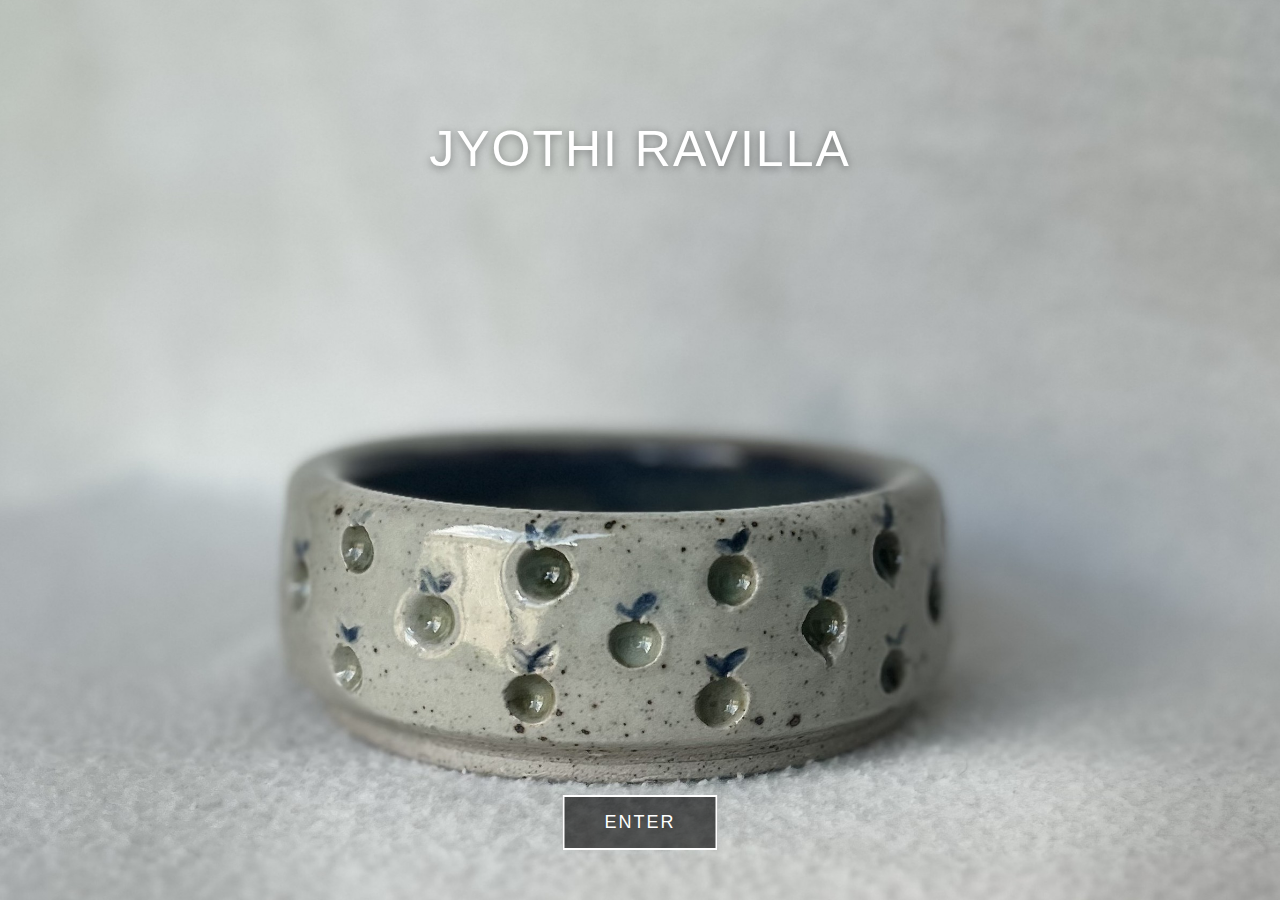
<file: index.html>
<!DOCTYPE html>
<html lang="en">
<head>
    <meta charset="UTF-8" />
    <meta name="viewport" content="width=device-width, initial-scale=1.0" />
    <title>Jyothi Ceramics</title>
    <link rel="stylesheet" href="style.css" />
</head>
<body>
    <div class="slideshow-container">
        <div class="hero-name">Jyothi Ravilla</div>
        <div class="slideshow-wrapper">
            <img class="slide" src="images/bowls/applebowl.jpg" alt="applebowl">
                <img class="slide" src="images/bowls/applebowlgreenmug.jpg" alt="applebowlgreenmug">
                <img class="slide" src="images/bowls/applebowlinside.jpg" alt="applebowlinside">
                <img class="slide" src="images/bowls/bubblebowl.jpg" alt="bubblebowl">
                <img class="slide" src="images/bowls/bubblebowl2.jpg" alt="bubblebowl2">
                <img class="slide" src="images/bowls/crackbowl.jpg" alt="crackbowl">
                <img class="slide" src="images/bowls/crackbowlback.jpg" alt="crackbowlback">
                <img class="slide" src="images/bowls/crackbowlinside.jpg" alt="crackbowlinside">
                <img class="slide" src="images/bowls/leafbowl.jpg" alt="leafbowl">
                <img class="slide" src="images/bowls/leafbowlinside.jpg" alt="leafbowlinside">
                <img class="slide" src="images/bowls/lemonbowl.jpg" alt="lemonbowl">
                <img class="slide" src="images/bowls/lemonbowlinside.jpg" alt="lemonbowlinside">
                <img class="slide" src="images/bowls/plainplate1.jpg" alt="plainplate1">
                <img class="slide" src="images/bowls/plate2.jpg" alt="plate2">
                <img class="slide" src="images/mugs/bubblemug.jpg" alt="bubblemug">
                <img class="slide" src="images/mugs/darsha.jpg" alt="darsha">
                <img class="slide" src="images/mugs/fullgreenmug.jpg" alt="fullgreenmug">
                <img class="slide" src="images/mugs/halfgreen2.jpg" alt="halfgreen2">
                <img class="slide" src="images/mugs/halfgreeninside.jpg" alt="halfgreeninside">
                <img class="slide" src="images/mugs/heartmug.jpg" alt="heartmug">
                <img class="slide" src="images/mugs/leafmug.jpg" alt="leafmug">
                <img class="slide" src="images/mugs/leafmug2.jpg" alt="leafmug2">
                <img class="slide" src="images/mugs/leafmuginside.jpg" alt="leafmuginside">
                <img class="slide" src="images/mugs/lightbubblemug.jpg" alt="lightbubblemug">
                <img class="slide" src="images/mugs/lightbubblemuginside.jpg" alt="lightbubblemuginside">
                <img class="slide" src="images/mugs/spiralinside.jpg" alt="spiralinside">
                <img class="slide" src="images/mugs/spiralmug1.jpg" alt="spiralmug1">
                <img class="slide" src="images/mugs/spiralmug3.jpg" alt="spiralmug3">
                <img class="slide" src="images/vases/bikevaseCopy.JPG" alt="bikevaseCopy">
                <img class="slide" src="images/vases/bikevaseflowers.jpg" alt="bikevaseflowers">
                <img class="slide" src="images/vases/masonvase.jpg" alt="masonvase">
                <img class="slide" src="images/vases/myfavvase.jpg" alt="myfavvase">
                <img class="slide" src="images/vases/myfavvase2.jpg" alt="myfavvase2">
                <img class="slide" src="images/vases/rapunzel1.jpg" alt="rapunzel1">
                <img class="slide" src="images/vases/rapunzelinside.jpg" alt="rapunzelinside">
                <img class="slide" src="images/vases/rapunzellantern.jpg" alt="rapunzellantern">
        </div>
        <a href="main.html" class="enter-btn">ENTER</a>
    </div>

    <script>
        let currentSlide = 0;
        const slides = document.querySelectorAll('.slide');
        const totalSlides = slides.length;

        function showSlide(index) {
            slides.forEach(slide => slide.classList.remove('active'));
            slides[index].classList.add('active');
        }

        function nextSlide() {
            currentSlide = (currentSlide + 1) % totalSlides;
            showSlide(currentSlide);
        }

        // Initialize
        showSlide(0);
        setInterval(nextSlide, 2000); // Change slide every 4 seconds
    </script>
</body>
</html>
</file>
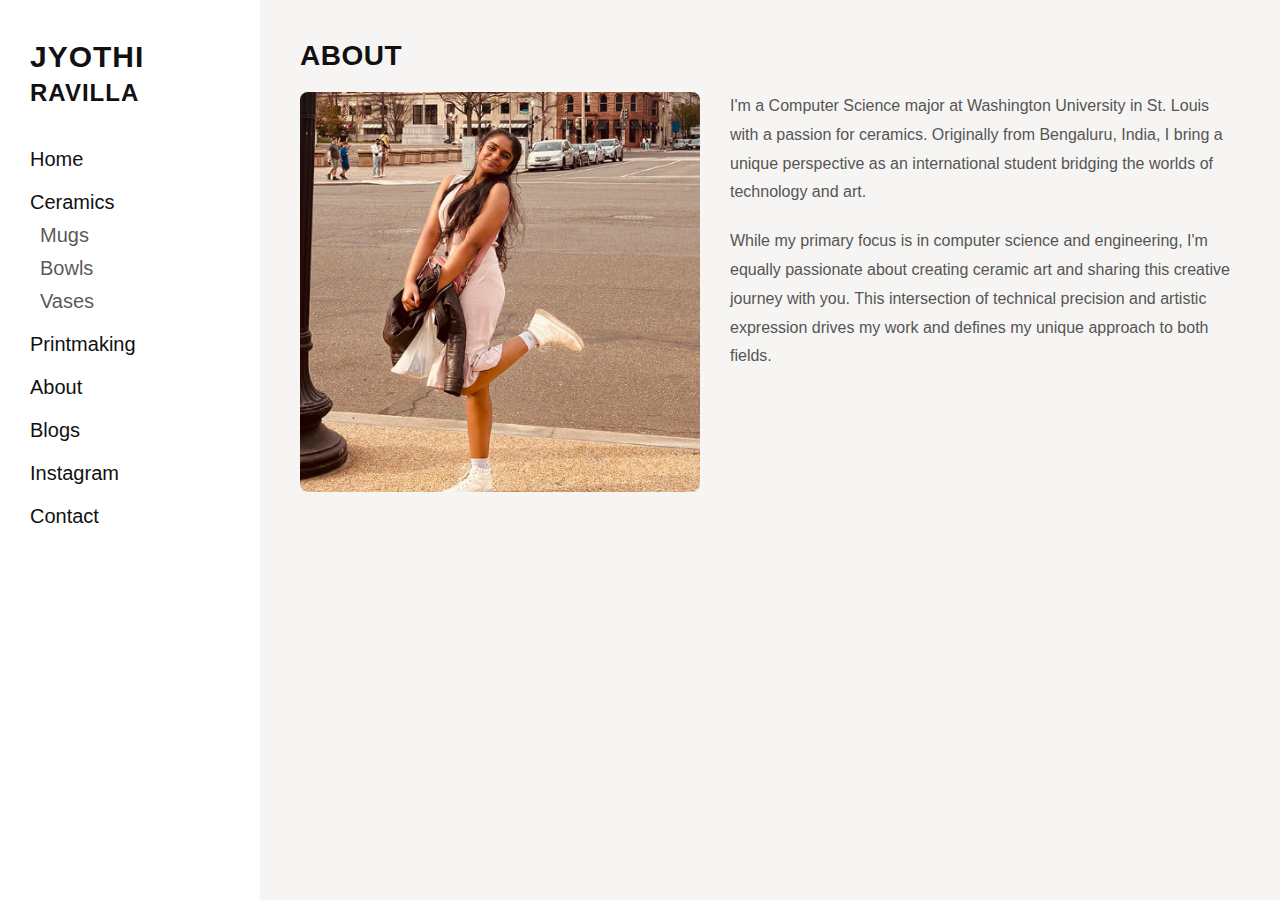
<file: about.html>
<!DOCTYPE html>
<html lang="en">
<head>
    <meta charset="UTF-8" />
    <meta name="viewport" content="width=device-width, initial-scale=1.0" />
    <title>About - Jyothi Ravilla</title>
    <link rel="stylesheet" href="style.css" />
</head>
<body>

    <div class="layout">
        <!-- Hamburger Menu -->
        <button class="hamburger" onclick="toggleMenu()">
            <span></span>
            <span></span>
            <span></span>
        </button>

        <!-- LEFT NAV -->
        <aside class="sidebar" id="sidebar">
            <h1>JYOTHI<br><span>RAVILLA</span></h1>

            <nav>
                <span class="nav-toggle" onclick="navigateTo('main.html')">Home</span>

                <div class="nav-group" id="ceramicsMenu">
                    <span class="nav-toggle" onclick="toggleCeramics()">Ceramics</span>
                    <a href="mugs.html" class="ceramic-link">Mugs</a>
                    <a href="bowls.html" class="ceramic-link">Bowls</a>
                    <a href="vases.html" class="ceramic-link">Vases</a>
                </div>

                <span class="nav-toggle" onclick="navigateTo('printmaking.html')">Printmaking</span>
                <span class="nav-toggle" onclick="navigateTo('about.html')">About</span>
                <span class="nav-toggle" onclick="navigateTo('blogs.html')">Blogs</span>
                <span class="nav-toggle" onclick="navigateTo('https://instagram.com', true)">Instagram</span>
                <span class="nav-toggle" onclick="navigateTo('contact.html')">Contact</span>
            </nav>
        </aside>

        <!-- RIGHT CONTENT -->
        <main class="content">
            <h2>ABOUT</h2>
            
            <div class="about-section">
                <img src="images/other/myself.png" alt="Nagajyothi Ravilla" class="about-image">
                <div class="about-text">
                    <p>I'm a Computer Science major at Washington University in St. Louis with a passion for ceramics. Originally from Bengaluru, India, I bring a unique perspective as an international student bridging the worlds of technology and art.</p>
                    <p>While my primary focus is in computer science and engineering, I'm equally passionate about creating ceramic art and sharing this creative journey with you. This intersection of technical precision and artistic expression drives my work and defines my unique approach to both fields.</p>
                </div>
            </div>
        </main>

    </div>

    <script>
        function toggleMenu() {
            const hamburger = document.querySelector('.hamburger');
            const sidebar = document.getElementById('sidebar');
            hamburger.classList.toggle('active');
            sidebar.classList.toggle('active');
            document.body.classList.toggle('menu-open');
        }

        function closeMobileMenu() {
            const hamburger = document.querySelector('.hamburger');
            const sidebar = document.getElementById('sidebar');
            hamburger.classList.remove('active');
            sidebar.classList.remove('active');
            document.body.classList.remove('menu-open');
        }

        function toggleCeramics() {
            const menu = document.getElementById('ceramicsMenu');
            const links = menu.querySelectorAll('.ceramic-link');
            links.forEach(link => link.classList.toggle('hidden'));
        }

        function navigateTo(url, newTab = false) {
            closeMobileMenu();
            if (newTab) {
                window.open(url, '_blank');
            } else {
                window.location.href = url;
            }
        }
    </script>
</body>
</html>
</file>
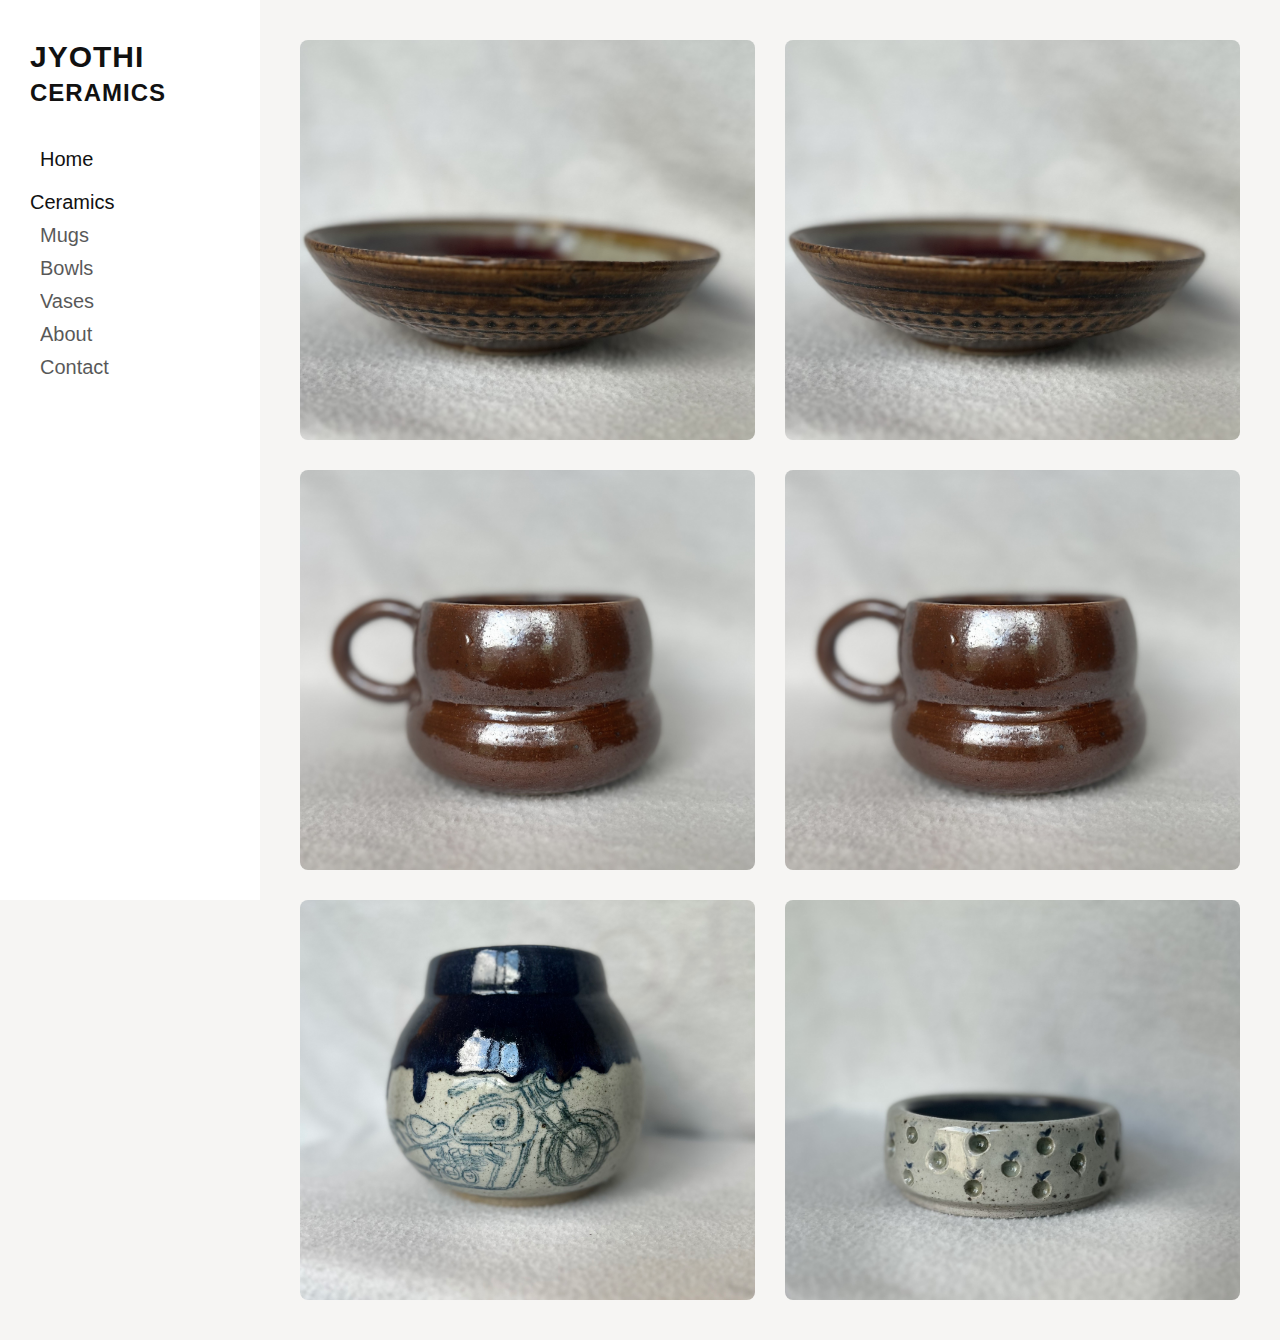
<file: bowls.html>
<!DOCTYPE html>
<html lang="en">
<head>
    <meta charset="UTF-8" />
    <meta name="viewport" content="width=device-width, initial-scale=1.0" />
    <title>Jyothi Ceramics</title>
    <link rel="stylesheet" href="style.css" />
</head>
<body>

    <div class="layout">

        <!-- LEFT NAV -->
        <aside class="sidebar">
            <h1>JYOTHI<br><span>CERAMICS</span></h1>

            <nav>
                <a href="index.html" class="active">Home</a>

                <div class="nav-group">
                    <span>Ceramics</span>
                    <a href="mugs.html">Mugs</a>
                    <a href="bowls.html">Bowls</a>
                    <a href="vases.html">Vases</a>
                </div>

                <a href="about.html">About</a>
                <a href="contact.html">Contact</a>
            </nav>
        </aside>

        <!-- RIGHT CONTENT -->
        <main class="content">
            <div class="image-grid">
                <img src="images/crackbowl.jpg" alt="Mug">
                <img src="images/crackbowl.jpg" alt="Mug">
                <img src="images/bubblemug.jpg" alt="Bowl">
                <img src="images/bubblemug.jpg" alt="Bowl">
                <img src="images/bikevase.jpg" alt="Vase">
                <img src="images/applebowl.jpg" alt="Mug">
            </div>
        </main>

    </div>

</body>
</html>
</file>
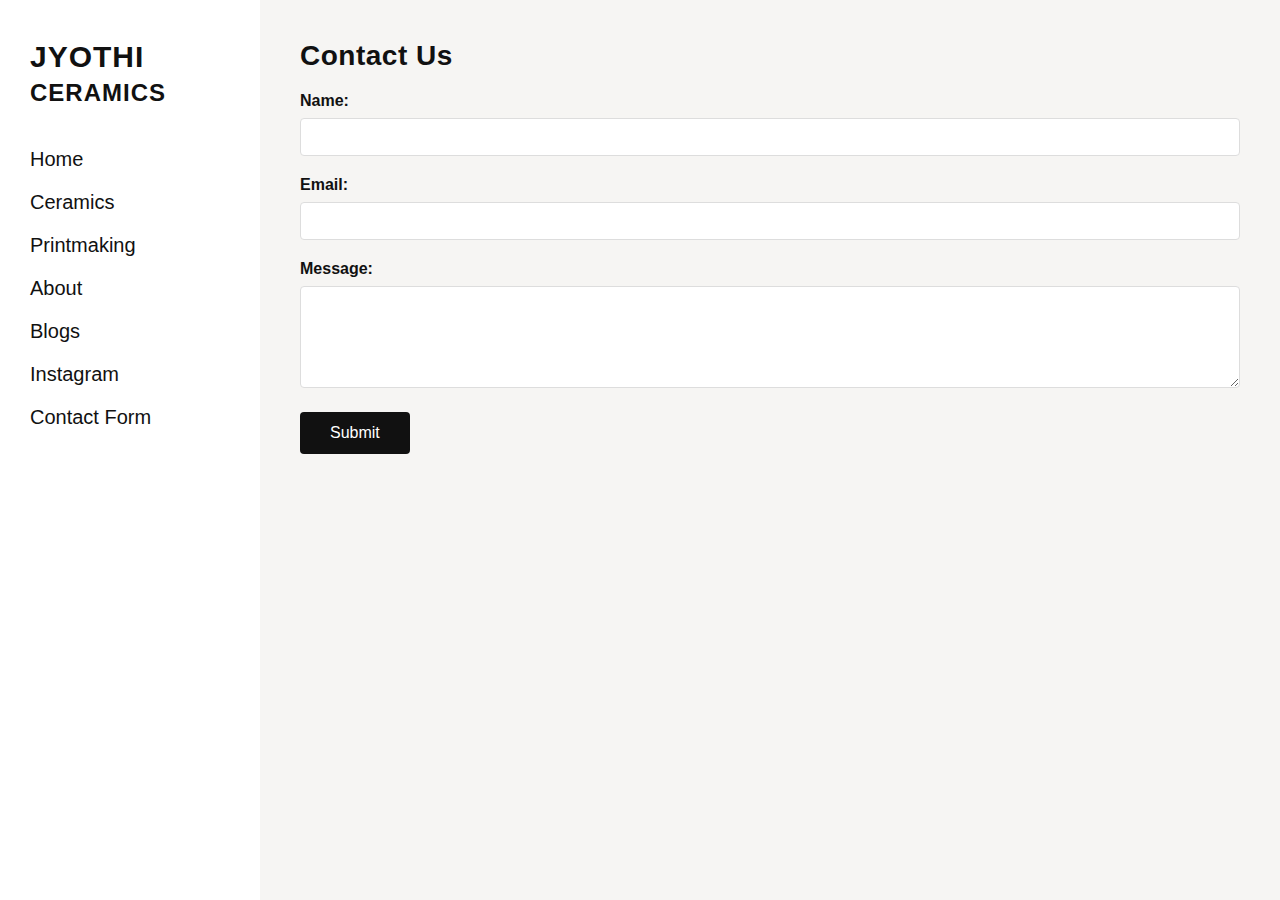
<file: contact.html>
<!DOCTYPE html>
<html lang="en">
<head>
    <meta charset="UTF-8" />
    <meta name="viewport" content="width=device-width, initial-scale=1.0" />
    <title>Contact - Jyothi Ceramics</title>
    <link rel="stylesheet" href="style.css" />
</head>
<body>

    <div class="layout">

        <!-- LEFT NAV -->
        <aside class="sidebar">
            <h1>JYOTHI<br><span>CERAMICS</span></h1>

            <nav>
                <span class="nav-toggle" onclick="navigateTo('main.html')">Home</span>

                <div class="nav-group" id="ceramicsMenu">
                    <span class="nav-toggle" onclick="toggleCeramics()">Ceramics</span>
                    <a href="mugs.html" class="ceramic-link hidden">Mugs</a>
                    <a href="bowls.html" class="ceramic-link hidden">Bowls</a>
                    <a href="vases.html" class="ceramic-link hidden">Vases</a>
                </div>

                <span class="nav-toggle" onclick="navigateTo('printmaking.html')">Printmaking</span>
                <span class="nav-toggle" onclick="navigateTo('about.html')">About</span>
                <span class="nav-toggle" onclick="navigateTo('blogs.html')">Blogs</span>
                <span class="nav-toggle" onclick="navigateTo('https://instagram.com', true)">Instagram</span>
                <span class="nav-toggle" onclick="navigateTo('contact.html')">Contact Form</span>
            </nav>
        </aside>

        <!-- RIGHT CONTENT -->
        <main class="content">
            <h2>Contact Us</h2>
            <form>
                <div class="form-group">
                    <label for="name">Name:</label>
                    <input type="text" id="name" name="name" required>
                </div>

                <div class="form-group">
                    <label for="email">Email:</label>
                    <input type="email" id="email" name="email" required>
                </div>

                <div class="form-group">
                    <label for="message">Message:</label>
                    <textarea id="message" name="message" rows="5" required></textarea>
                </div>

                <button type="submit" class="submit-btn">Submit</button>
            </form>
        </main>

    </div>

    <script>
        function toggleCeramics() {
            const menu = document.getElementById('ceramicsMenu');
            const links = menu.querySelectorAll('.ceramic-link');
            links.forEach(link => link.classList.toggle('hidden'));
        }

        function navigateTo(url, newTab = false) {
            if (newTab) {
                window.open(url, '_blank');
            } else {
                window.location.href = url;
            }
        }
    </script>
</body>
</html>
</file>
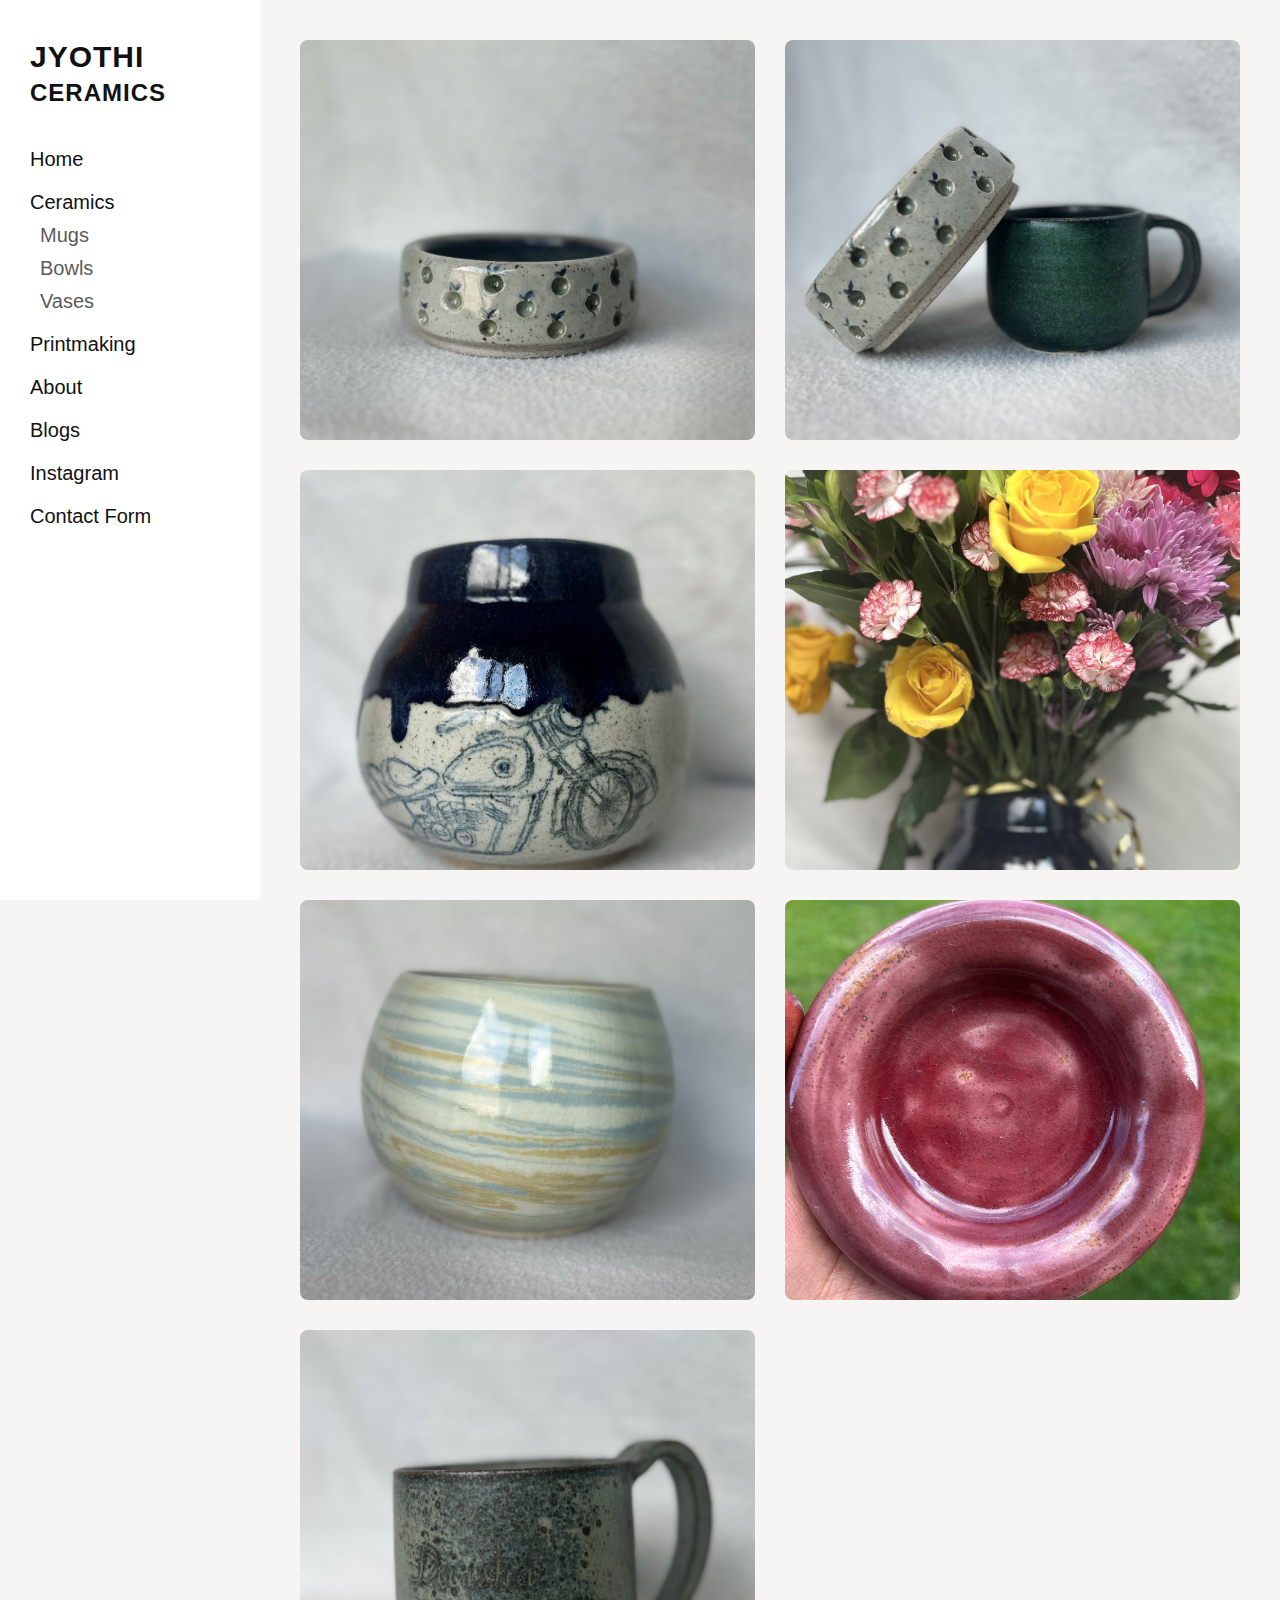
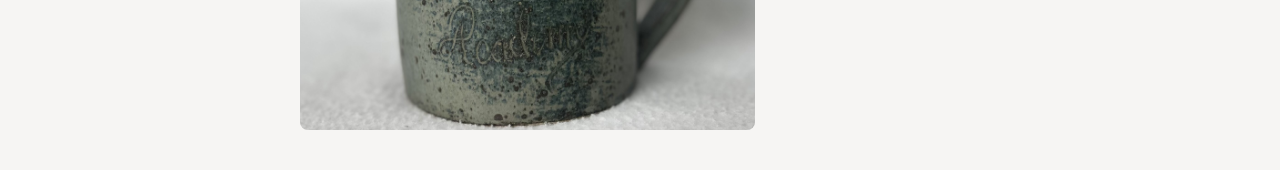
<file: main.html>
<!DOCTYPE html>
<html lang="en">
<head>
    <meta charset="UTF-8" />
    <meta name="viewport" content="width=device-width, initial-scale=1.0" />
    <title>Jyothi Ceramics</title>
    <link rel="stylesheet" href="style.css" />
</head>
<body>

    <div class="layout">

        <!-- LEFT NAV -->
        <aside class="sidebar">
            <h1>JYOTHI<br><span>CERAMICS</span></h1>

            <nav>
                <span class="nav-toggle" onclick="navigateTo('index.html')">Home</span>

                <div class="nav-group" id="ceramicsMenu">
                    <span class="nav-toggle" onclick="toggleCeramics()">Ceramics</span>
                    <a href="mugs.html" class="ceramic-link">Mugs</a>
                    <a href="bowls.html" class="ceramic-link">Bowls</a>
                    <a href="vases.html" class="ceramic-link">Vases</a>
                </div>

                <span class="nav-toggle" onclick="navigateTo('printmaking.html')">Printmaking</span>
                <span class="nav-toggle" onclick="navigateTo('about.html')">About</span>
                <span class="nav-toggle" onclick="navigateTo('blogs.html')">Blogs</span>
                <span class="nav-toggle" onclick="navigateTo('https://instagram.com', true)">Instagram</span>
                <span class="nav-toggle" onclick="navigateTo('contact.html')">Contact Form</span>
            </nav>
        </aside>

        <!-- RIGHT CONTENT -->
        <main class="content">
            <div class="image-grid">
              <img src="images/bowls/applebowl.jpg" alt="applebowl">
                <img src="images/bowls/applebowlgreenmug.jpg" alt="applebowlgreenmug">
                 <img src="images/vases/bikevaseCopy.JPG" alt="bikevaseCopy">
                <img src="images/vases/bikevaseflowers.jpg" alt="bikevaseflowers">
                <img src="images/vases/masonvase.jpg" alt="masonvase">
                <img src="images/bowls/bubblebowl.jpg" alt="bubblebowl">
                <img src="images/mugs/darsha.jpg" alt="darsha">

            </div>
        </main>

    </div>

    <script>
        function toggleCeramics() {
            const menu = document.getElementById('ceramicsMenu');
            const links = menu.querySelectorAll('.ceramic-link');
            links.forEach(link => link.classList.toggle('hidden'));
        }

        function navigateTo(url, newTab = false) {
            if (newTab) {
                window.open(url, '_blank');
            } else {
                window.location.href = url;
            }
        }
    </script>
</body>
</html>
</file>
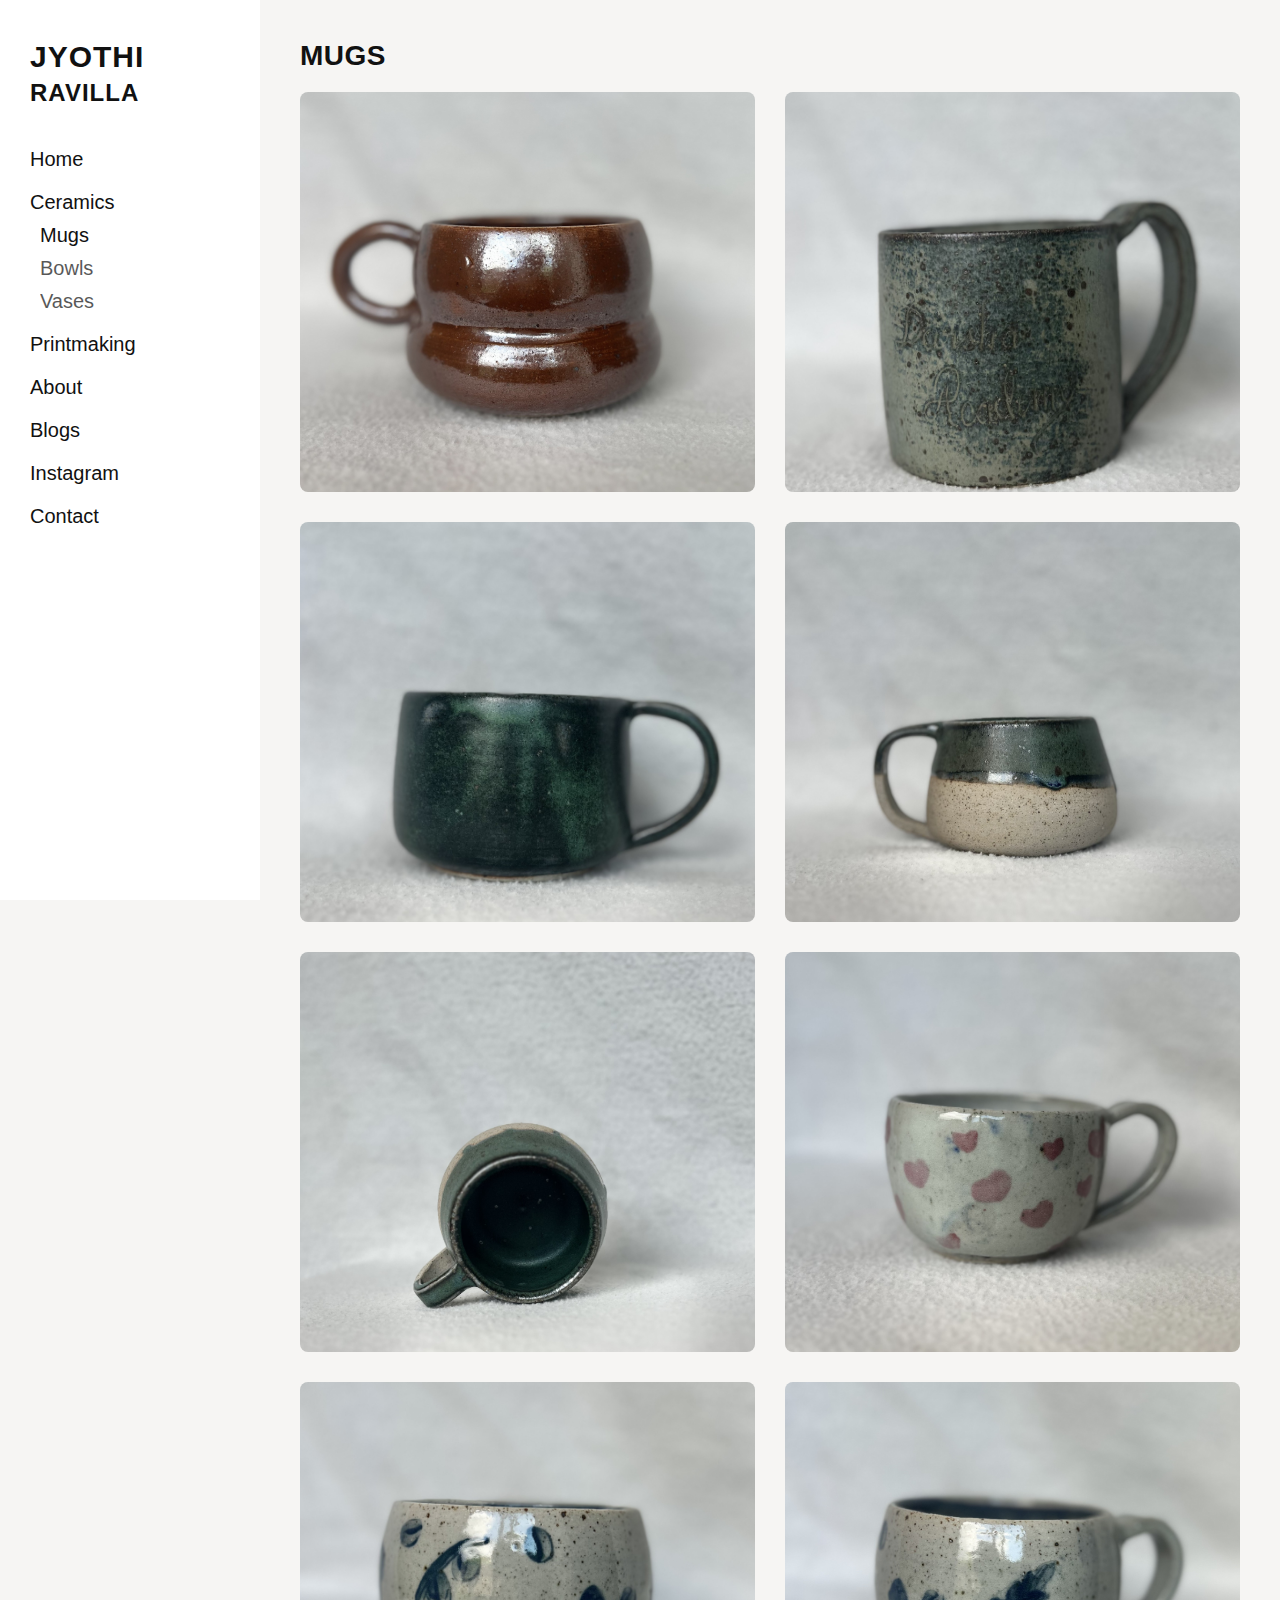
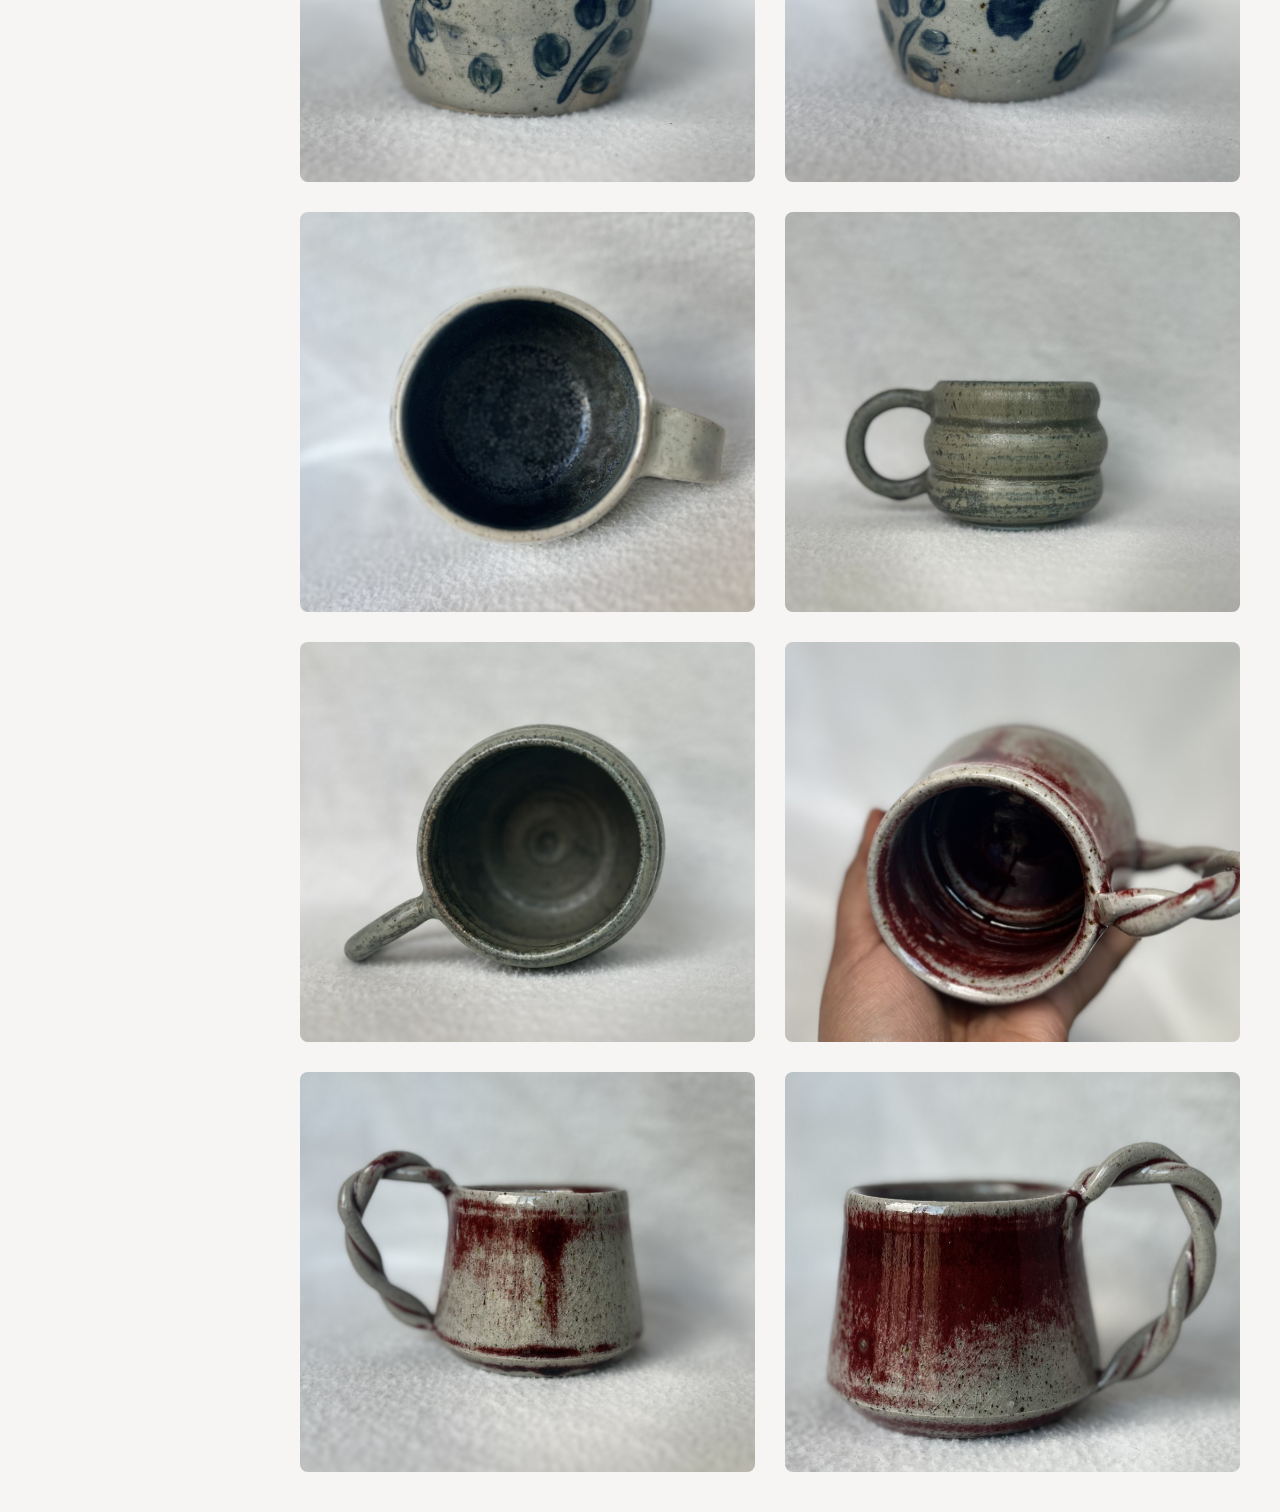
<file: mugs.html>
<!DOCTYPE html>
<html lang="en">
<head>
    <meta charset="UTF-8" />
    <meta name="viewport" content="width=device-width, initial-scale=1.0" />
    <title>Jyothi Ravilla</title>
    <link rel="stylesheet" href="style.css" />
</head>
<body>

    <div class="layout">
        <!-- Hamburger Menu -->
        <button class="hamburger" onclick="toggleMenu()">
            <span></span>
            <span></span>
            <span></span>
        </button>

        <!-- LEFT NAV -->
        <aside class="sidebar" id="sidebar">
            <h1>JYOTHI<br><span>RAVILLA</span></h1>

            <nav>
                <span class="nav-toggle" onclick="navigateTo('main.html')">Home</span>

                <div class="nav-group" id="ceramicsMenu">
                    <span class="nav-toggle" onclick="toggleCeramics()">Ceramics</span>
                    <a href="mugs.html" class="ceramic-link active">Mugs</a>
                    <a href="bowls.html" class="ceramic-link">Bowls</a>
                    <a href="vases.html" class="ceramic-link">Vases</a>
                </div>

                <span class="nav-toggle" onclick="navigateTo('printmaking.html')">Printmaking</span>
                <span class="nav-toggle" onclick="navigateTo('about.html')">About</span>
                <span class="nav-toggle" onclick="navigateTo('blogs.html')">Blogs</span>
                <span class="nav-toggle" onclick="navigateTo('https://instagram.com', true)">Instagram</span>
                <span class="nav-toggle" onclick="navigateTo('contact.html')">Contact</span>
            </nav>
        </aside>

        <!-- RIGHT CONTENT -->
        <main class="content">
            <h2>MUGS</h2>
            <div class="image-grid">
                <img src="images/mugs/bubblemug.jpg" alt="bubblemug">
                <img src="images/mugs/darsha.jpg" alt="darsha">
                <img src="images/mugs/fullgreenmug.jpg" alt="fullgreenmug">
                <img src="images/mugs/halfgreen2.jpg" alt="halfgreen2">
                <img src="images/mugs/halfgreeninside.jpg" alt="halfgreeninside">
                <img src="images/mugs/heartmug.jpg" alt="heartmug">
                <img src="images/mugs/leafmug.jpg" alt="leafmug">
                <img src="images/mugs/leafmug2.jpg" alt="leafmug2">
                <img src="images/mugs/leafmuginside.jpg" alt="leafmuginside">
                <img src="images/mugs/lightbubblemug.jpg" alt="lightbubblemug">
                <img src="images/mugs/lightbubblemuginside.jpg" alt="lightbubblemuginside">
                <img src="images/mugs/spiralinside.jpg" alt="spiralinside">
                <img src="images/mugs/spiralmug1.jpg" alt="spiralmug1">
                <img src="images/mugs/spiralmug3.jpg" alt="spiralmug3">
            </div>
        </main>

    </div>

    <script>
        function toggleMenu() {
            const hamburger = document.querySelector('.hamburger');
            const sidebar = document.getElementById('sidebar');
            hamburger.classList.toggle('active');
            sidebar.classList.toggle('active');
            document.body.classList.toggle('menu-open');
        }

        function closeMobileMenu() {
            const hamburger = document.querySelector('.hamburger');
            const sidebar = document.getElementById('sidebar');
            hamburger.classList.remove('active');
            sidebar.classList.remove('active');
            document.body.classList.remove('menu-open');
        }

        function toggleCeramics() {
            const menu = document.getElementById('ceramicsMenu');
            const links = menu.querySelectorAll('.ceramic-link');
            links.forEach(link => link.classList.toggle('hidden'));
        }

        function navigateTo(url, newTab = false) {
            closeMobileMenu();
            if (newTab) {
                window.open(url, '_blank');
            } else {
                window.location.href = url;
            }
        }
    </script>
</body>
</html>
</file>
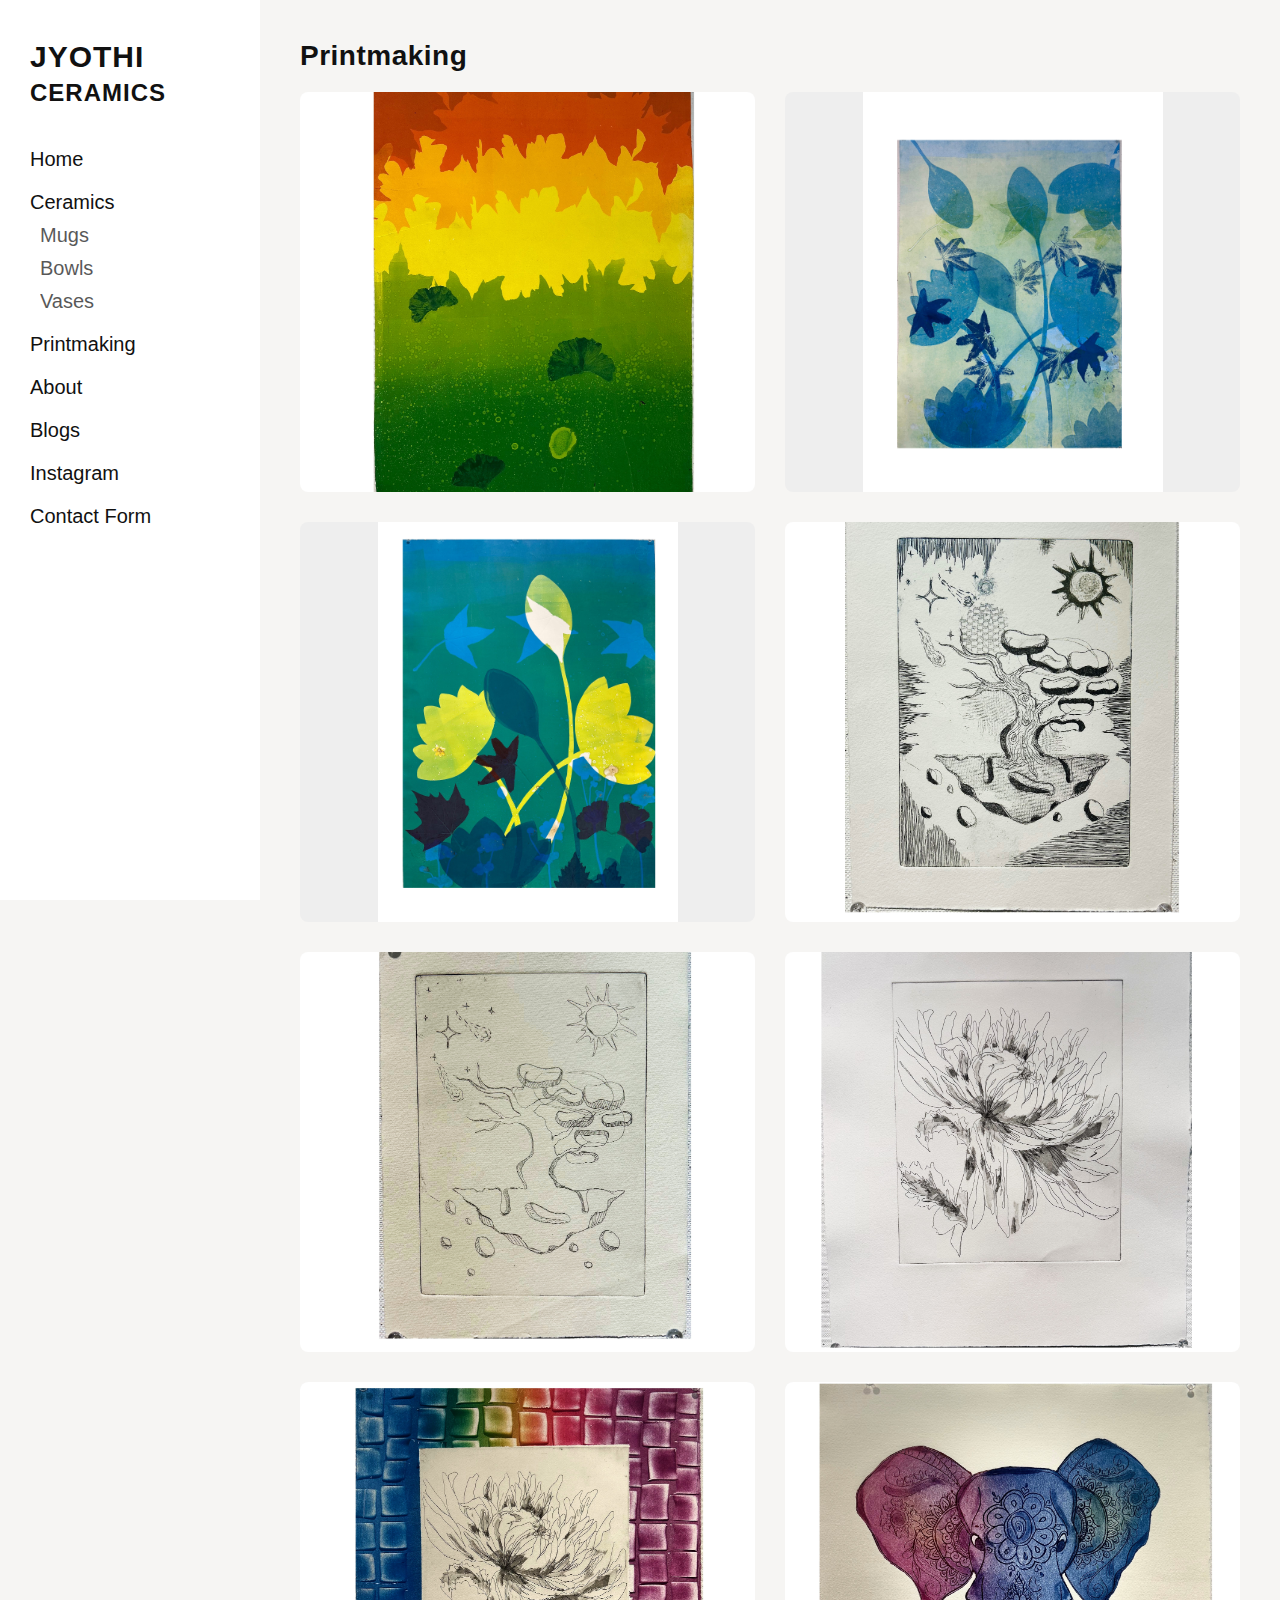
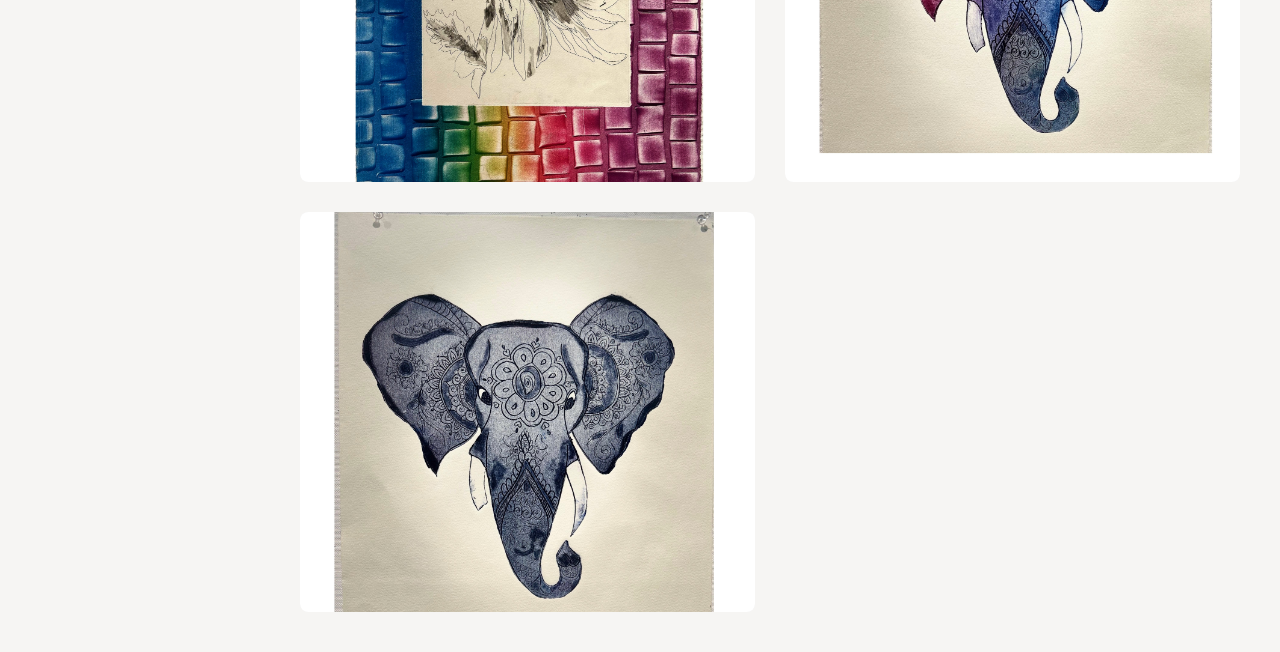
<file: printmaking.html>
<!DOCTYPE html>
<html lang="en">
<head>
    <meta charset="UTF-8" />
    <meta name="viewport" content="width=device-width, initial-scale=1.0" />
    <title>Printmaking - Jyothi Ceramics</title>
    <link rel="stylesheet" href="style.css" />
</head>
<body>

    <div class="layout">
        <!-- Hamburger Menu -->
        <button class="hamburger" onclick="toggleMenu()">
            <span></span>
            <span></span>
            <span></span>
        </button>

        <!-- LEFT NAV -->
        <aside class="sidebar" id="sidebar">
            <h1>JYOTHI<br><span>CERAMICS</span></h1>

            <nav>
                <span class="nav-toggle" onclick="navigateTo('main.html')">Home</span>

                <div class="nav-group" id="ceramicsMenu">
                    <span class="nav-toggle" onclick="toggleCeramics()">Ceramics</span>
                    <a href="mugs.html" class="ceramic-link">Mugs</a>
                    <a href="bowls.html" class="ceramic-link">Bowls</a>
                    <a href="vases.html" class="ceramic-link">Vases</a>
                </div>

                <span class="nav-toggle" onclick="navigateTo('printmaking.html')">Printmaking</span>
                <span class="nav-toggle" onclick="navigateTo('about.html')">About</span>
                <span class="nav-toggle" onclick="navigateTo('blogs.html')">Blogs</span>
                <span class="nav-toggle" onclick="navigateTo('https://instagram.com', true)">Instagram</span>
                <span class="nav-toggle" onclick="navigateTo('contact.html')">Contact Form</span>
            </nav>
        </aside>

        <!-- RIGHT CONTENT -->
        <main class="content">
            <h2>Printmaking</h2>
            <div class="image-grid"> 
                <img src="images/printmaking/Jyothi_ravilla_monotype1.jpg" alt="monotype1">
                <img src="images/printmaking/Jyothi_Ravilla_monotype2.jpg" alt="monotype2" class="full-image">
                <img src="images/printmaking/Jyothi_ravilla_monotype3.jpg" alt="monotype3" class="full-image">
                <img src="images/printmaking/Jyothi_ravilla_etching2.jpg" alt="etching2">
                <img src="images/printmaking/Jyothi_ravilla_etching4.jpg" alt="etching4">
                <img src="images/printmaking/Jyothi_ravilla_finalproject1.jpg" alt="finalproject1">
                <img src="images/printmaking/Jyothi_ravilla_finalproject2.jpg" alt="finalproject2">
                <img src="images/printmaking/Jyothi_Ravilla_Intaglio1.jpg" alt="Intaglio1">
                <img src="images/printmaking/Jyothi_Ravilla_Intaglio2.jpg" alt="Intaglio2">
               
            </div>
        </main>

    </div>

    <script>
        function toggleCeramics() {
            const menu = document.getElementById('ceramicsMenu');
            const links = menu.querySelectorAll('.ceramic-link');
            links.forEach(link => link.classList.toggle('hidden'));
        }

        function navigateTo(url, newTab = false) {
            closeMobileMenu();
            if (newTab) {
                window.open(url, '_blank');
            } else {
                window.location.href = url;
            }
        }
    </script>
</body>
</html>
</file>
<file: style.css>
* {
    margin: 0;
    padding: 0;
    box-sizing: border-box;
}

body {
    font-family: 'Segoe UI', Tahoma, Geneva, Verdana, sans-serif;
    background: #f6f5f3;
    color: #111;
}

/* Headings */
h1, h2, h3, h4, h5, h6 {
    font-size: 28px;
    font-weight: 600;
    margin-bottom: 20px;
    letter-spacing: 0.5px;
}

/* Slideshow Styles */
.slideshow-container {
    position: relative;
    width: 100%;
    height: 100vh;
    overflow: hidden;
    display: flex;
    align-items: center;
    justify-content: center;
}

.slideshow-wrapper {
    position: relative;
    width: 100%;
    height: 100%;
}

.slide {
    position: absolute;
    top: 0;
    left: 0;
    width: 100%;
    height: 100%;
    object-fit: cover;
    opacity: 0;
    transition: opacity 1s ease-in-out;
}

.slide.active {
    opacity: 1;
}

.hero-name {
    position: absolute;
    top: 120px;
    left: 50%;
    transform: translateX(-50%);
    color: rgb(255, 255, 255);
    font-size: 50px;
    letter-spacing: 2px;
    text-transform: uppercase;
    text-shadow: 0 2px 8px rgba(0, 0, 0, 0.4);
    z-index: 11;
}

.enter-btn {
    position: absolute;
    bottom: 50px;
    left: 50%;
    transform: translateX(-50%);
    padding: 15px 40px;
    background-color: rgba(0, 0, 0, 0.6);
    color: white;
    text-decoration: none;
    font-size: 18px;
    letter-spacing: 2px;
    border: 2px solid white;
    cursor: pointer;
    transition: all 0.3s ease;
    z-index: 10;
}

.enter-btn:hover {
    background-color: rgba(0, 0, 0, 0.9);
    transform: translateX(-50%) scale(1.05);
}

/* Layout */
.layout {
    display: flex;
    min-height: 100vh;
}

/* Hamburger Menu */
.hamburger {
    display: none;
    flex-direction: column;
    cursor: pointer;
    gap: 6px;
    position: fixed;
    top: 20px;
    left: 20px;
    z-index: 1001;
    background: none;
    border: none;
    padding: 0;
}

.hamburger span {
    width: 28px;
    height: 3px;
    background-color: #111;
    transition: all 0.3s ease;
}

.hamburger.active span:nth-child(1) {
    transform: rotate(45deg) translate(8px, 8px);
}

.hamburger.active span:nth-child(2) {
    opacity: 0;
}

.hamburger.active span:nth-child(3) {
    transform: rotate(-45deg) translate(7px, -7px);
}

/* Sidebar */
.sidebar {
    width: 260px;
    padding: 40px 30px;
    position: fixed;
    height: 100vh;
    background: white;
    z-index: 1000;
    overflow-y: auto;
}

    .sidebar h1 {
        font-size: 30px;
        letter-spacing: 1px;
        margin-bottom: 40px;
    }

        .sidebar h1 span {
            font-weight: none;
            font-size: 24px;
        }

    /* Navigation */
    .sidebar nav a,
    .sidebar nav span {
        display: block;
        text-decoration: none;
        color: #111;
        font-size: 20px;
        margin-bottom: 10px;
    }

    .sidebar nav span {
        margin-top: 20px;
        font-weight: normal;
    }

    .sidebar nav a {
        padding-left: 10px;
        opacity: 0.7;
    }

        .sidebar nav a:hover,
        .sidebar nav a.active {
            opacity: 1;
        }

    .nav-toggle {
        cursor: pointer;
        opacity: 1 !important;
    }

    .ceramic-link.hidden {
        display: none;
    }

/* Content area */
.content {
    margin-left: 260px;
    padding: 40px;
    width: calc(100% - 260px);
}

/* Image grid */
.image-grid {
    display: grid;
    grid-template-columns: repeat(2, 1fr);
    gap: 30px;
}

    .image-grid img {
        width: 100%;
        height: 400px;
        object-fit: cover;
        object-position: center;
        background: #eee;
        border-radius: 8px;
    }

    @media (max-width: 1200px) {
        .image-grid {
            grid-template-columns: repeat(2, 1fr);
        }
    }

@media (max-width: 768px) {
    .image-grid {
        grid-template-columns: 1fr;
    }
    
    /* Mobile layout */
    .layout {
        flex-direction: column;
    }
    
    .hamburger {
        display: flex;
    }
    
    .sidebar {
        width: 100%;
        height: auto;
        position: fixed;
        top: 0;
        left: -100%;
        padding: 80px 30px 30px 30px;
        transition: left 0.3s ease;
        max-height: 100vh;
    }
    
    .sidebar.active {
        left: 0;
    }
    
    .sidebar h1 {
        font-size: 24px;
        margin-bottom: 30px;
    }
    
    .sidebar h1 span {
        font-size: 18px;
    }
    
    .sidebar nav a,
    .sidebar nav span {
        font-size: 18px;
        margin-bottom: 15px;
        padding: 10px 0;
    }
    
    .content {
        margin-left: 0;
        width: 100%;
        padding: 20px;
        padding-top: 20px;
    }
    
    .image-grid {
        gap: 20px;
    }
    
    .image-grid img {
        height: 250px;
    }
    
    .hero-name {
        font-size: 32px;
        top: 80px;
    }
    
    .enter-btn {
        padding: 12px 30px;
        font-size: 14px;
        bottom: 30px;
    }
    
    .blog-article {
        padding: 20px;
        margin-bottom: 30px;
    }
    
    .blog-article h3 {
        font-size: 20px;
    }
    
    .blog-article img {
        float: none;
        margin: 0 0 20px 0;
        max-width: 100%;
    }
    
    .blog-article p {
        font-size: 14px;
    }
    
    .form-group label,
    .form-group input,
    .form-group textarea {
        font-size: 16px;
    }
    
    .submit-btn,
    .read-button {
        font-size: 14px;
        padding: 12px 24px;
    }
}

@media (max-width: 480px) {
    .hero-name {
        font-size: 24px;
        top: 60px;
    }
    
    .sidebar h1 {
        font-size: 20px;
    }
    
    .sidebar h1 span {
        font-size: 16px;
    }
    
    .sidebar nav a,
    .sidebar nav span {
        font-size: 16px;
        margin-bottom: 12px;
    }
    
    .content {
        padding: 15px;
    }
    
    .image-grid {
        gap: 15px;
    }
    
    .image-grid img {
        height: 200px;
    }
    
    h2 {
        font-size: 20px;
    }
    
    .blog-article {
        padding: 15px;
    }
}
/* Full-image variant for specific items (no cropping) */
.image-grid img.full-image {
    height: 400px;
    object-fit: contain;
    object-position: center;
    background: #eee;
}
/* Form Styles */
.form-group {
    margin-bottom: 20px;
}

    .form-group label {
        display: block;
        margin-bottom: 8px;
        font-weight: bold;
    }

    .form-group input,
    .form-group textarea {
        width: 100%;
        padding: 10px;
        border: 1px solid #ddd;
        border-radius: 4px;
        font-family: inherit;
        font-size: 14px;
    }

    .form-group textarea {
        resize: vertical;
    }

.submit-btn {
    padding: 12px 30px;
    background-color: #111;
    color: white;
    border: none;
    border-radius: 4px;
    cursor: pointer;
    font-size: 16px;
    transition: background-color 0.3s ease;
}

    .submit-btn:hover {
        background-color: #333;
    }

/* Blog Article Styles */
.blog-article {
    background: white;
    padding: 30px;
    margin-bottom: 40px;
    border-radius: 8px;
    box-shadow: 0 2px 8px rgba(0, 0, 0, 0.1);
    overflow: auto;
}

.blog-article h3 {
    font-size: 24px;
    margin-bottom: 15px;
    color: #111;
}

.blog-article img {
    width: 100%;
    max-width: 500px;
    height: 400px;
    object-fit: cover;
    object-position: center;
    background: #eee;
    margin: 0 20px 20px 0;
    border-radius: 8px;
    float: left;
}

.blog-article p {
    line-height: 1.8;
    color: #555;
    margin-bottom: 20px;
    font-size: 16px;
}

.read-button {
    display: inline-block;
    padding: 12px 30px;
    background-color: #111;
    color: white;
    text-decoration: none;
    border-radius: 4px;
    font-size: 14px;
    letter-spacing: 0.5px;
    transition: all 0.3s ease;
}

.read-button:hover {
    background-color: #333;
    transform: translateY(-2px);
    box-shadow: 0 4px 12px rgba(0, 0, 0, 0.2);
}

/* About Section Styles */
.about-section {
    display: flex;
    gap: 30px;
    align-items: flex-start;
    margin-top: 20px;
}

.about-image {
    width: 400px;
    height: 400px;
    object-fit: cover;
    border-radius: 8px;
    flex-shrink: 0;
}

.about-text {
    flex: 1;
}

.about-text p {
    line-height: 1.8;
    color: #555;
    margin-bottom: 20px;
    font-size: 16px;
}

@media (max-width: 768px) {
    .about-section {
        flex-direction: column;
    }
    
    .about-image {
        width: 100%;
        max-width: 400px;
    }
}
</file>
